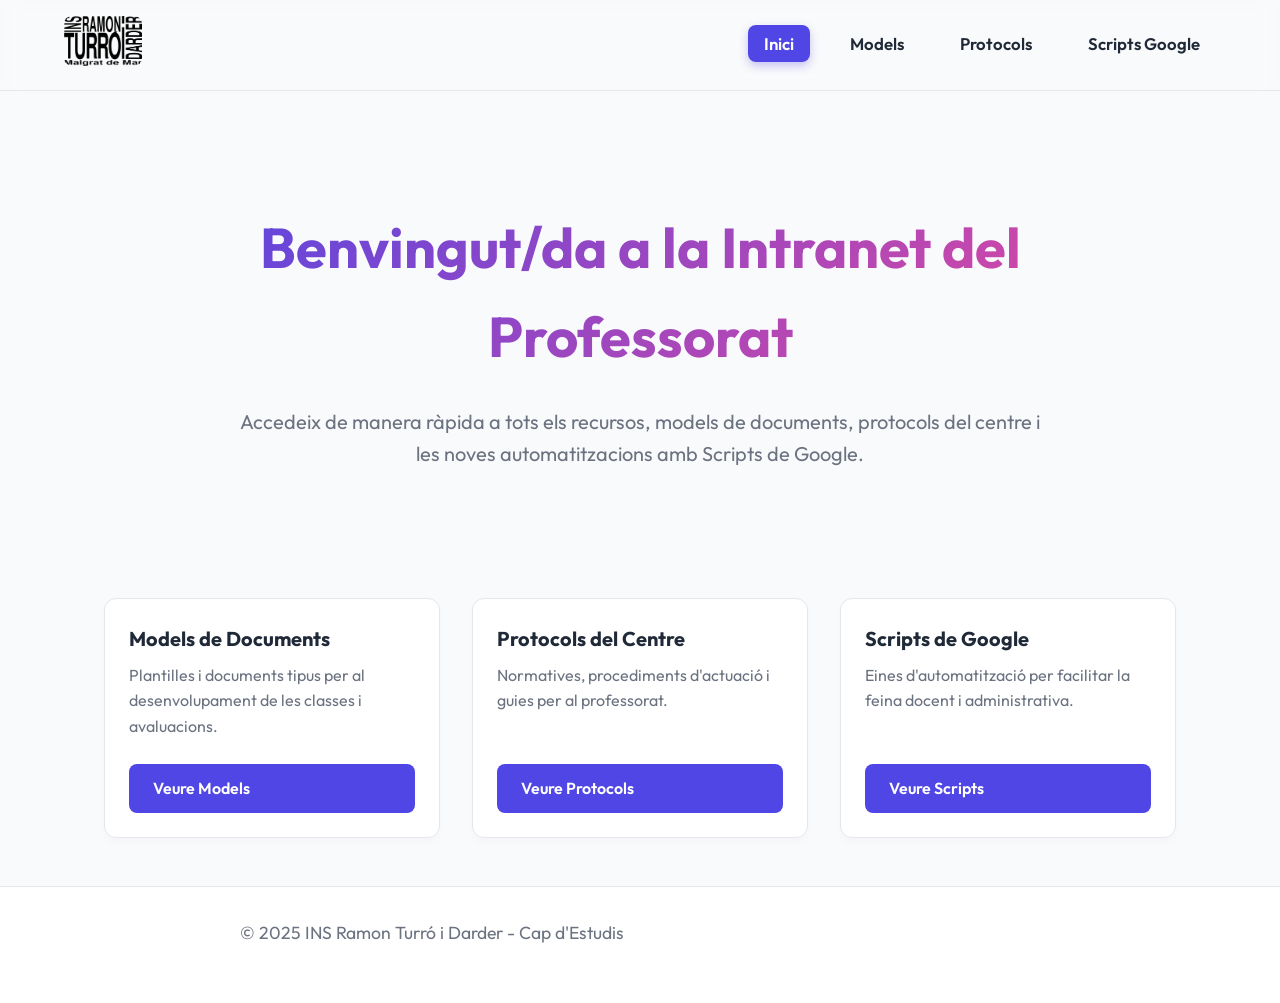
<file: index.html>
<!DOCTYPE html>
<html lang="ca">
<head>
    <meta charset="UTF-8">
    <meta name="viewport" content="width=device-width, initial-scale=1.0">
    <title>Inici - Cap d'Estudis</title>
    <meta name="description" content="Pàgina principal d'informació i recursos per al professorat de l'INS Ramon Turró i Darder.">
    <link rel="stylesheet" href="css/style.css">
</head>
<body>
    <header>
        <a href="index.html"><img src="img/LogoINS_p.png" alt="Logo INS Ramon Turró i Darder"></a>
        <nav>
            <ul>
                <li><a href="index.html" class="active">Inici</a></li>
                <li><a href="models.html">Models</a></li>
                <li><a href="protocols.html">Protocols</a></li>
                <li><a href="scripts.html">Scripts Google</a></li>
            </ul>
        </nav>
    </header>
    <main>
        <section class="hero">
            <h1>Benvingut/da a la Intranet del Professorat</h1>
            <p>Accedeix de manera ràpida a tots els recursos, models de documents, protocols del centre i les noves automatitzacions amb Scripts de Google.</p>
        </section>
        
        <section class="card-grid">
            <div class="card">
                <h3>Models de Documents</h3>
                <p>Plantilles i documents tipus per al desenvolupament de les classes i avaluacions.</p>
                <a href="models.html" class="btn">Veure Models</a>
            </div>
            <div class="card">
                <h3>Protocols del Centre</h3>
                <p>Normatives, procediments d'actuació i guies per al professorat.</p>
                <a href="protocols.html" class="btn">Veure Protocols</a>
            </div>
            <div class="card">
                <h3>Scripts de Google</h3>
                <p>Eines d'automatització per facilitar la feina docent i administrativa.</p>
                <a href="scripts.html" class="btn">Veure Scripts</a>
            </div>
        </section>
    </main>
    <footer>
        <p>&copy; 2025 INS Ramon Turró i Darder - Cap d'Estudis</p>
    </footer>
</body>
</html>
</file>
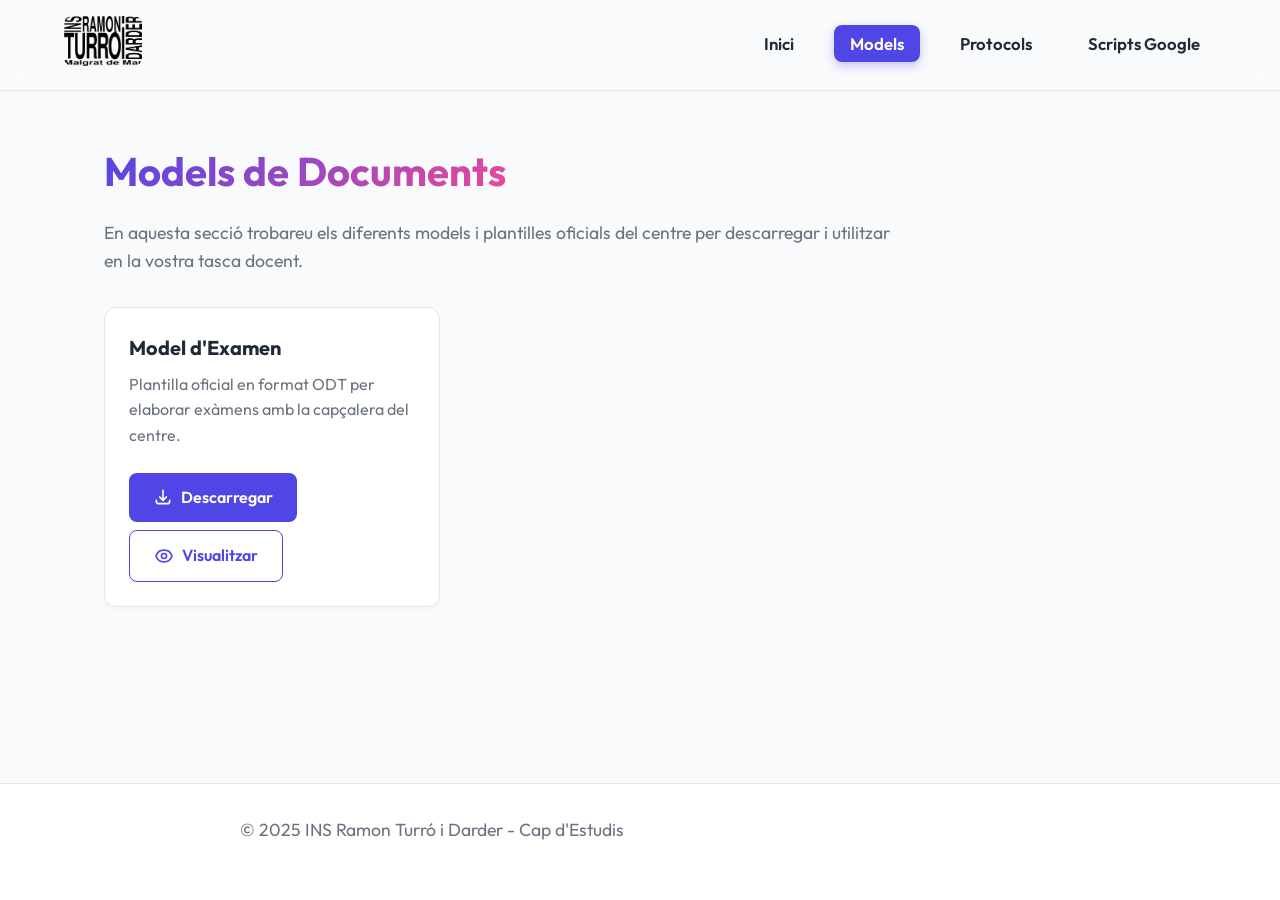
<file: models.html>
<!DOCTYPE html>
<html lang="ca">
<head>
    <meta charset="UTF-8">
    <meta name="viewport" content="width=device-width, initial-scale=1.0">
    <title>Models de Documents - Cap d'Estudis</title>
    <meta name="description" content="Descàrrega de models i plantilles de documents per al professorat.">
    <link rel="stylesheet" href="css/style.css">
</head>
<body>
    <header>
        <a href="index.html"><img src="img/LogoINS_p.png" alt="Logo INS Ramon Turró i Darder"></a>
        <nav>
            <ul>
                <li><a href="index.html">Inici</a></li>
                <li><a href="models.html" class="active">Models</a></li>
                <li><a href="protocols.html">Protocols</a></li>
                <li><a href="scripts.html">Scripts Google</a></li>
            </ul>
        </nav>
    </header>
    <main>
        <h1>Models de Documents</h1>
        <p>En aquesta secció trobareu els diferents models i plantilles oficials del centre per descarregar i utilitzar en la vostra tasca docent.</p>
        
        <section class="card-grid">
            <div class="card">
                <h3>Model d'Examen</h3>
                <p>Plantilla oficial en format ODT per elaborar exàmens amb la capçalera del centre.</p>
                <div class="btn-group">
                    <a href="documents/ModelExamen.odt" download class="btn">
                        <svg width="20" height="20" fill="none" stroke="currentColor" viewBox="0 0 24 24" xmlns="http://www.w3.org/2000/svg"><path stroke-linecap="round" stroke-linejoin="round" stroke-width="2" d="M4 16v1a3 3 0 003 3h10a3 3 0 003-3v-1m-4-4l-4 4m0 0l-4-4m4 4V4"></path></svg>
                        Descarregar
                    </a>
                    <a href="documents/ModelExamen.pdf" target="_blank" class="btn btn-secondary">
                        <svg width="20" height="20" fill="none" stroke="currentColor" viewBox="0 0 24 24" xmlns="http://www.w3.org/2000/svg"><path stroke-linecap="round" stroke-linejoin="round" stroke-width="2" d="M15 12a3 3 0 11-6 0 3 3 0 016 0z"></path><path stroke-linecap="round" stroke-linejoin="round" stroke-width="2" d="M2.458 12C3.732 7.943 7.523 5 12 5c4.478 0 8.268 2.943 9.542 7-1.274 4.057-5.064 7-9.542 7-4.477 0-8.268-2.943-9.542-7z"></path></svg>
                        Visualitzar
                    </a>
                </div>
            </div>
        </section>
    </main>
    <footer>
        <p>&copy; 2025 INS Ramon Turró i Darder - Cap d'Estudis</p>
    </footer>
</body>
</html>
</file>
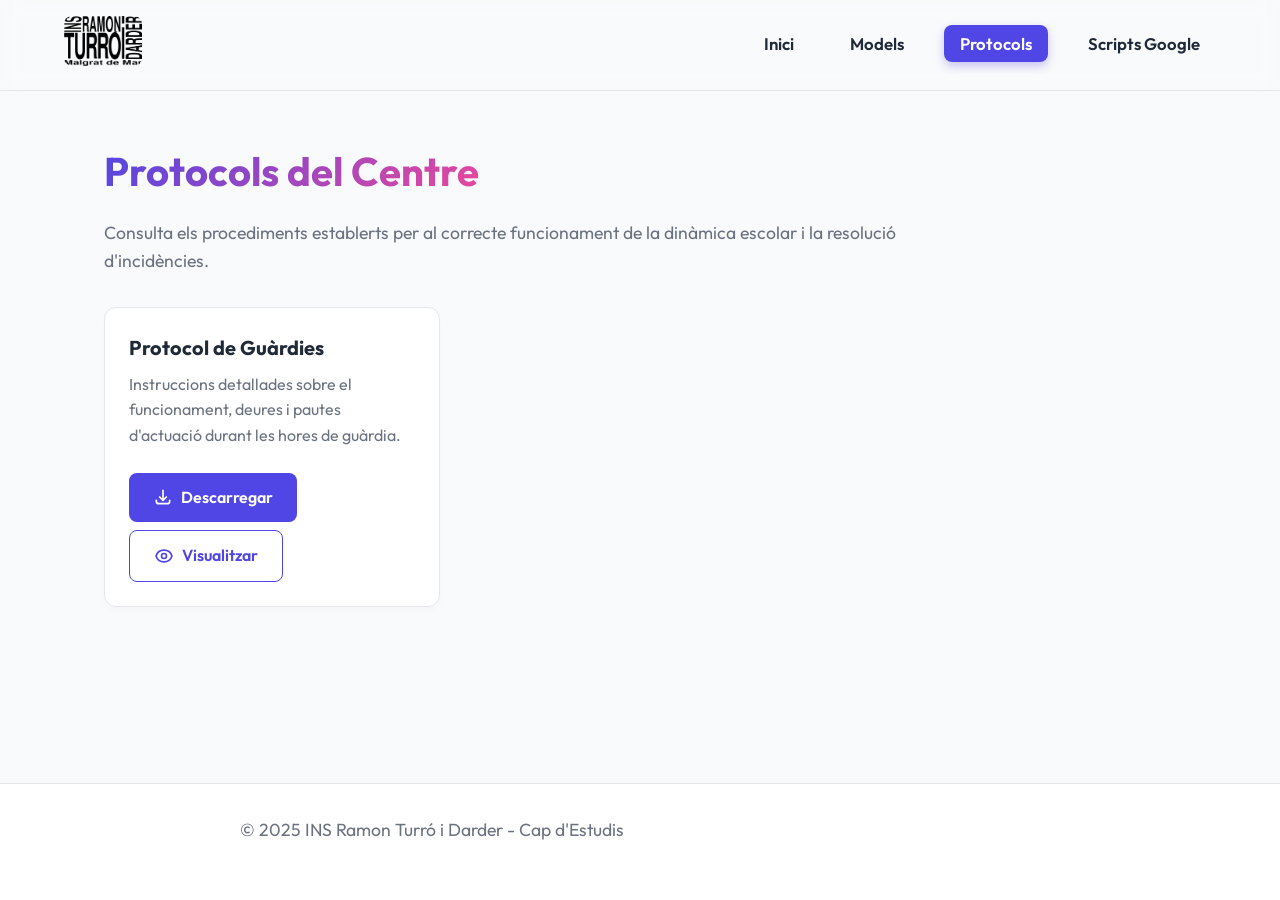
<file: protocols.html>
<!DOCTYPE html>
<html lang="ca">
<head>
    <meta charset="UTF-8">
    <meta name="viewport" content="width=device-width, initial-scale=1.0">
    <title>Protocols - Cap d'Estudis</title>
    <meta name="description" content="Protocols i normatives d'actuació per al professorat del centre.">
    <link rel="stylesheet" href="css/style.css">
</head>
<body>
    <header>
        <a href="index.html"><img src="img/LogoINS_p.png" alt="Logo INS Ramon Turró i Darder"></a>
        <nav>
            <ul>
                <li><a href="index.html">Inici</a></li>
                <li><a href="models.html">Models</a></li>
                <li><a href="protocols.html" class="active">Protocols</a></li>
                <li><a href="scripts.html">Scripts Google</a></li>
            </ul>
        </nav>
    </header>
    <main>
        <h1>Protocols del Centre</h1>
        <p>Consulta els procediments establerts per al correcte funcionament de la dinàmica escolar i la resolució d'incidències.</p>
        
        <section class="card-grid">
            <div class="card">
                <h3>Protocol de Guàrdies</h3>
                <p>Instruccions detallades sobre el funcionament, deures i pautes d'actuació durant les hores de guàrdia.</p>
                <div class="btn-group">
                    <a href="documents/Protocol_Guardies.pdf" download class="btn">
                        <svg width="20" height="20" fill="none" stroke="currentColor" viewBox="0 0 24 24" xmlns="http://www.w3.org/2000/svg"><path stroke-linecap="round" stroke-linejoin="round" stroke-width="2" d="M4 16v1a3 3 0 003 3h10a3 3 0 003-3v-1m-4-4l-4 4m0 0l-4-4m4 4V4"></path></svg>
                        Descarregar
                    </a>
                    <a href="documents/Protocol_Guardies.pdf" target="_blank" class="btn btn-secondary">
                        <svg width="20" height="20" fill="none" stroke="currentColor" viewBox="0 0 24 24" xmlns="http://www.w3.org/2000/svg"><path stroke-linecap="round" stroke-linejoin="round" stroke-width="2" d="M15 12a3 3 0 11-6 0 3 3 0 016 0z"></path><path stroke-linecap="round" stroke-linejoin="round" stroke-width="2" d="M2.458 12C3.732 7.943 7.523 5 12 5c4.478 0 8.268 2.943 9.542 7-1.274 4.057-5.064 7-9.542 7-4.477 0-8.268-2.943-9.542-7z"></path></svg>
                        Visualitzar
                    </a>
                </div>
            </div>
        </section>
    </main>
    <footer>
        <p>&copy; 2025 INS Ramon Turró i Darder - Cap d'Estudis</p>
    </footer>
</body>
</html>
</file>
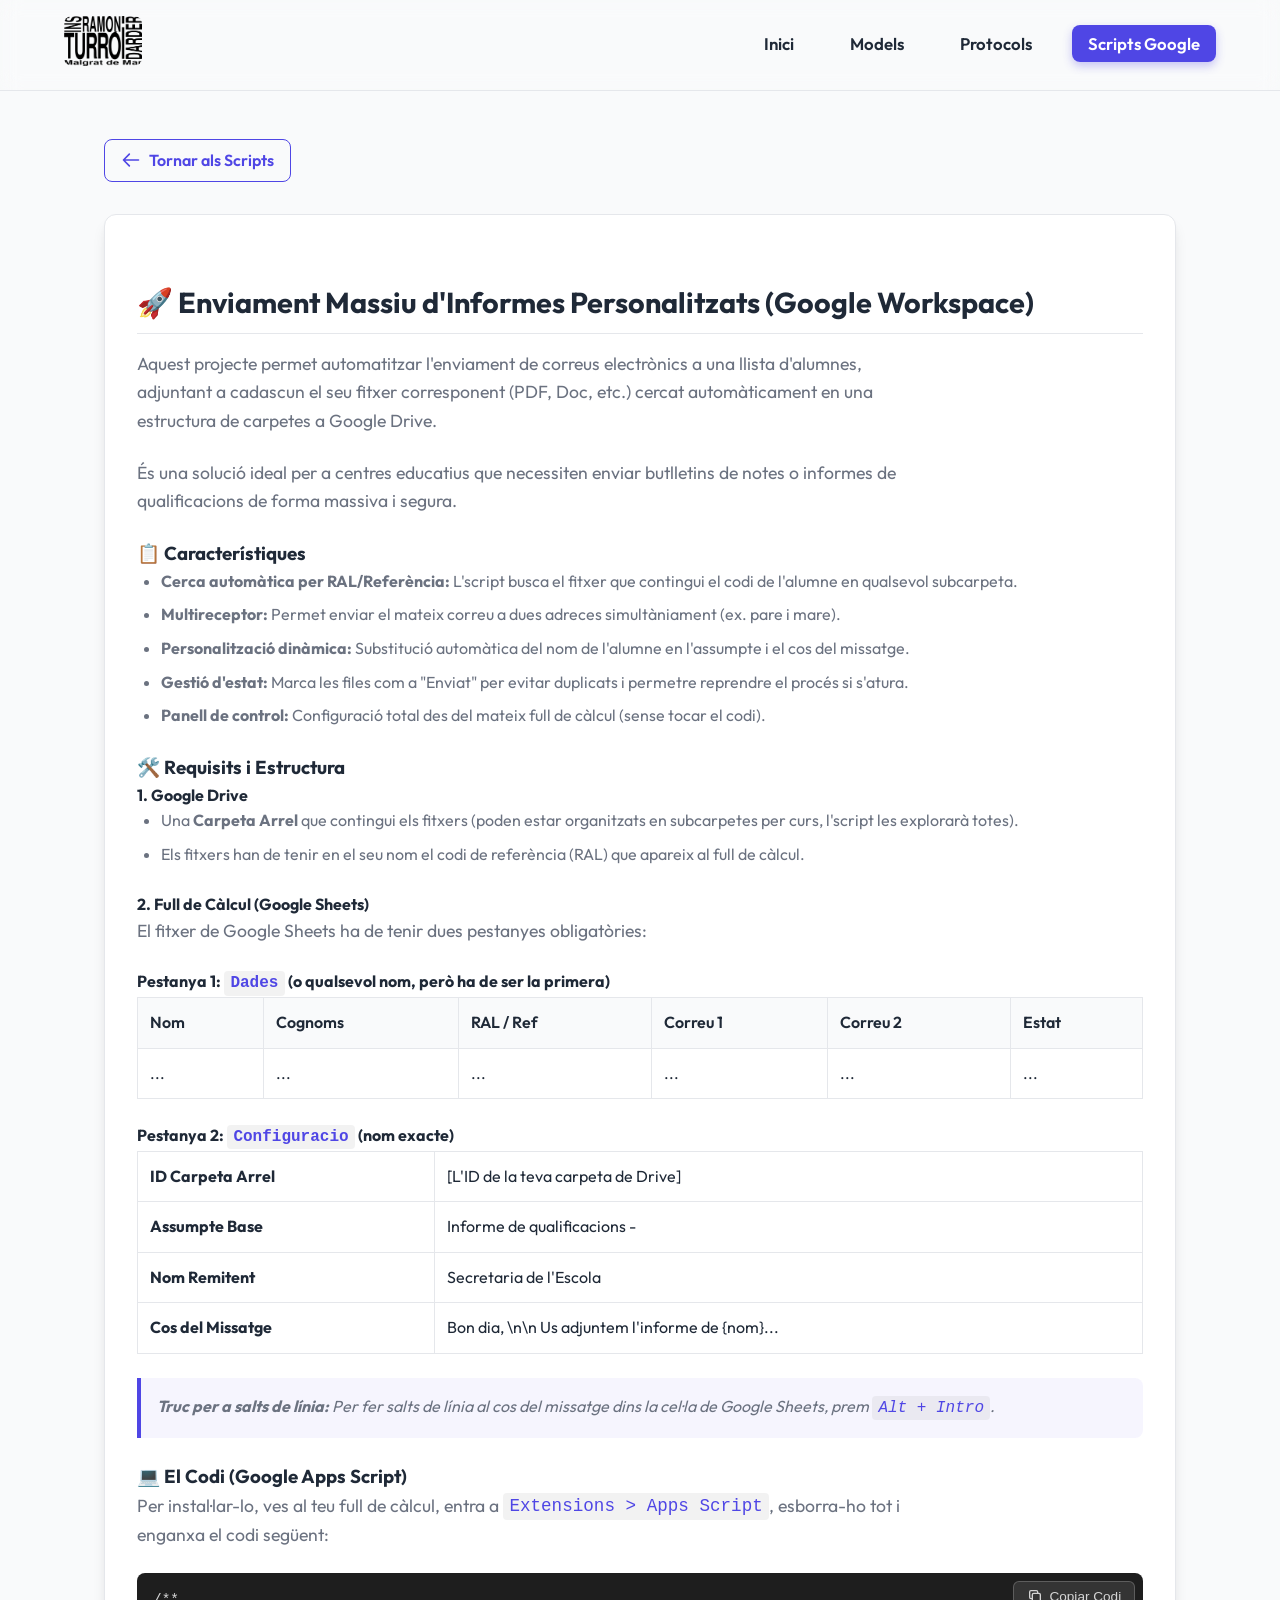
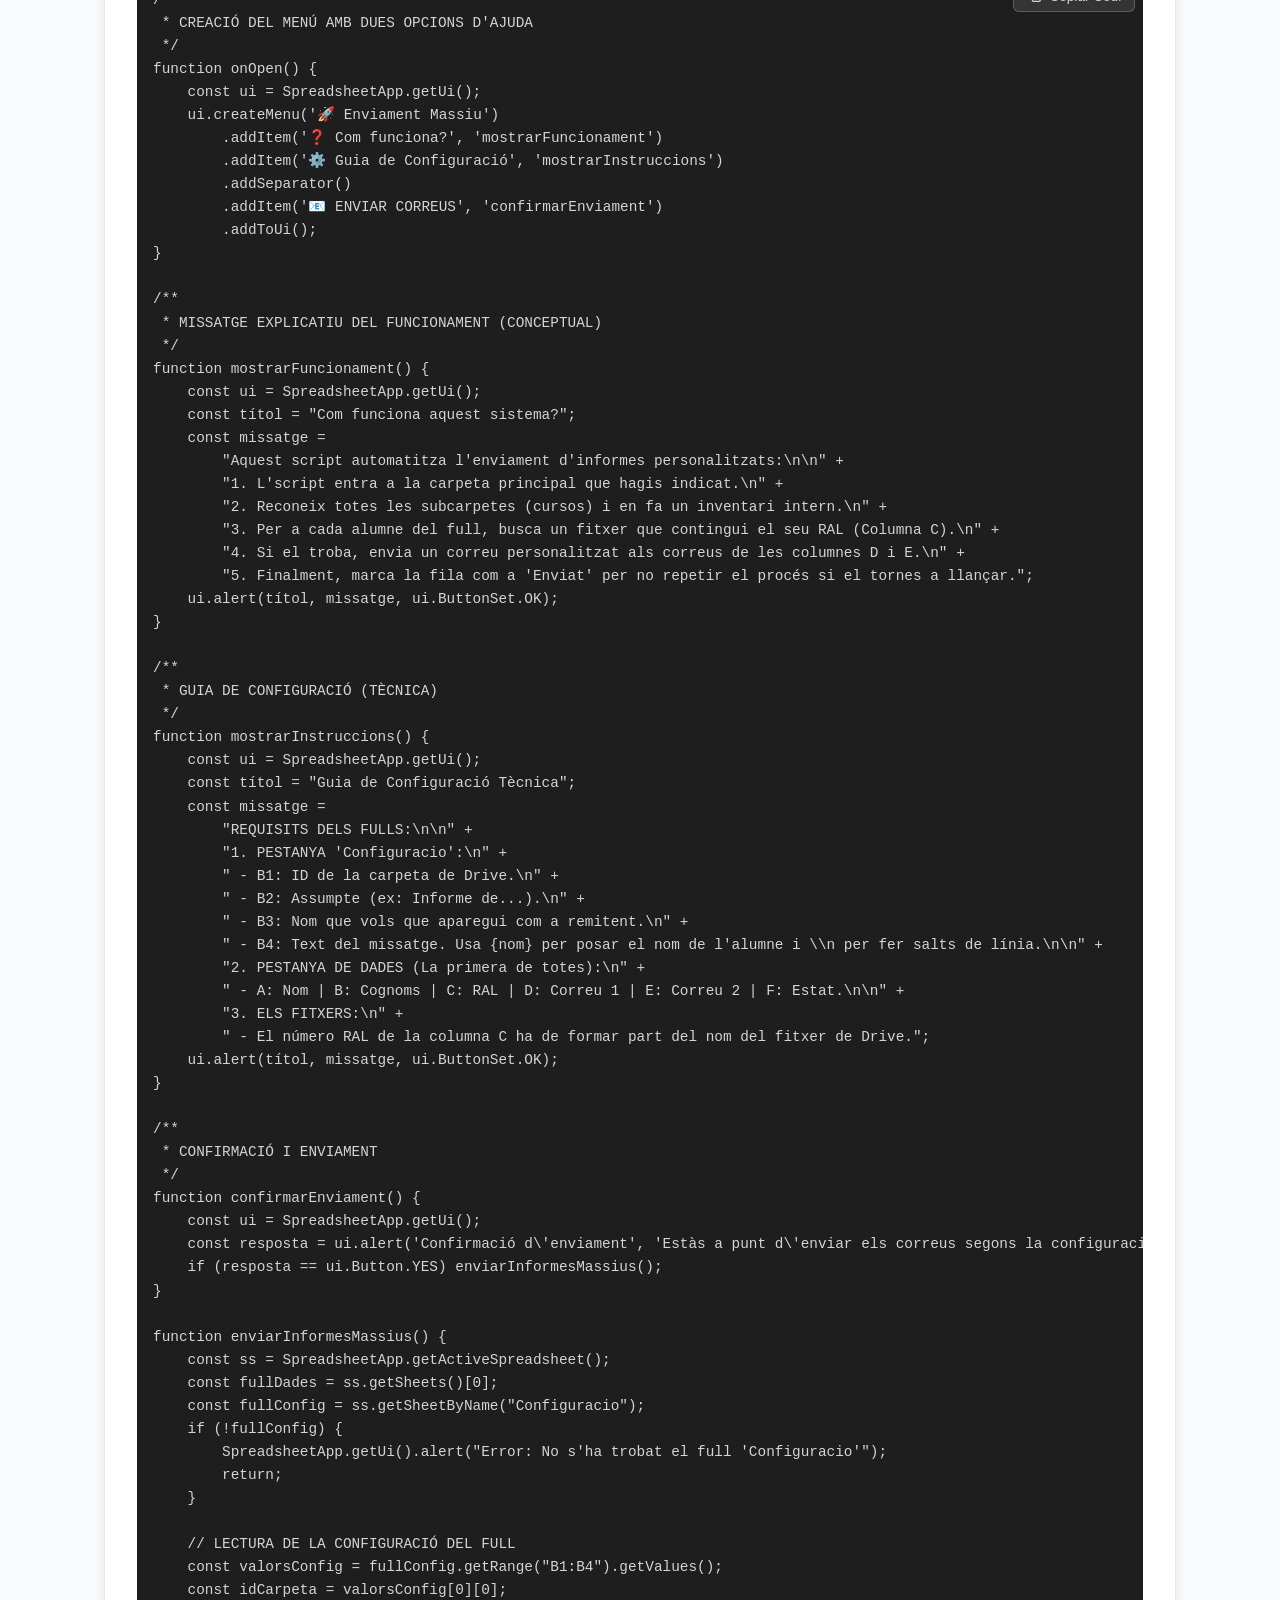
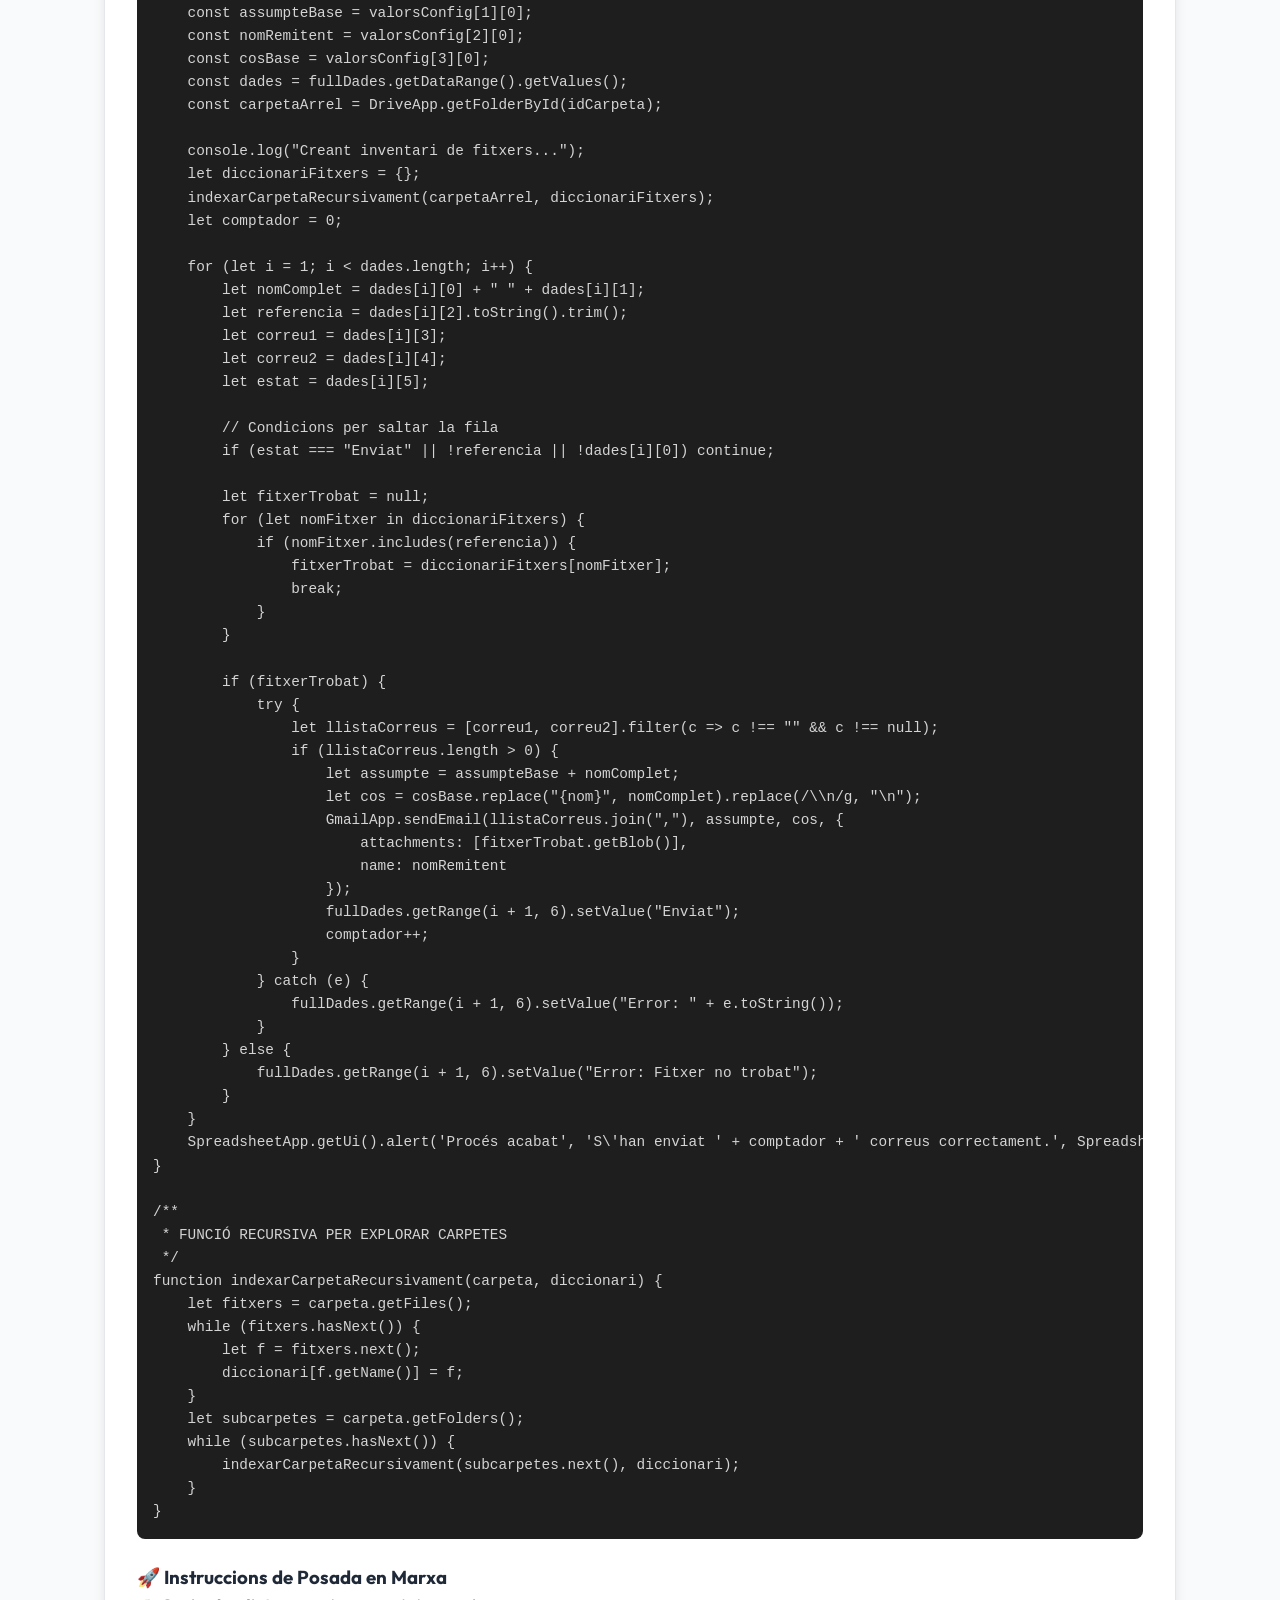
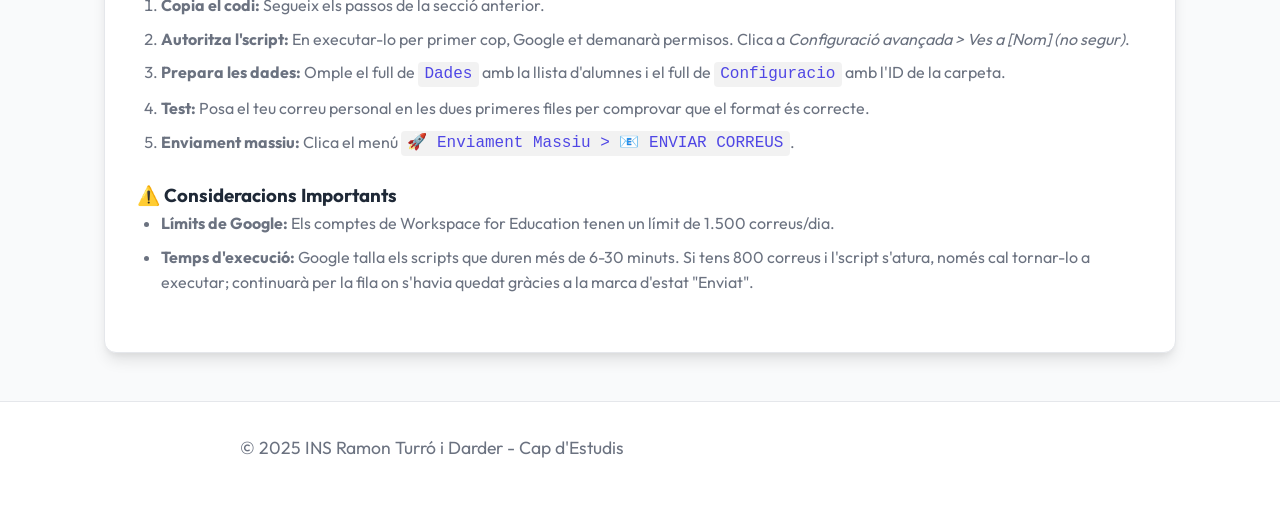
<file: script_enviament.html>
<!DOCTYPE html>
<html lang="ca">
<head>
    <meta charset="UTF-8">
    <meta name="viewport" content="width=device-width, initial-scale=1.0">
    <title>Enviament Massiu d'Informes - Scripts</title>
    <meta name="description" content="Detall del script d'enviament massiu per a Google Workspace.">
    <link rel="stylesheet" href="css/style.css">
</head>
<body>
    <header>
        <a href="index.html"><img src="img/LogoINS_p.png" alt="Logo INS Ramon Turró i Darder"></a>
        <nav>
            <ul>
                <li><a href="index.html">Inici</a></li>
                <li><a href="models.html">Models</a></li>
                <li><a href="protocols.html">Protocols</a></li>
                <li><a href="scripts.html" class="active">Scripts Google</a></li>
            </ul>
        </nav>
    </header>
    <main>
        <div style="margin-bottom: 2rem;">
            <a href="scripts.html" class="btn btn-secondary" style="display: inline-flex; align-items: center; gap: 0.5rem; padding: 0.5rem 1rem;">
                <svg width="20" height="20" fill="none" stroke="currentColor" viewBox="0 0 24 24"><path stroke-linecap="round" stroke-linejoin="round" stroke-width="2" d="M10 19l-7-7m0 0l7-7m-7 7h18"></path></svg>
                Tornar als Scripts
            </a>
        </div>
        
        <div class="markdown-body">
            <h2>🚀 Enviament Massiu d'Informes Personalitzats (Google Workspace)</h2>
            <p>Aquest projecte permet automatitzar l'enviament de correus electrònics a una llista d'alumnes, adjuntant a cadascun el seu fitxer corresponent (PDF, Doc, etc.) cercat automàticament en una estructura de carpetes a Google Drive.</p>
            <p>És una solució ideal per a centres educatius que necessiten enviar butlletins de notes o informes de qualificacions de forma massiva i segura.</p>

            <h3>📋 Característiques</h3>
            <ul>
                <li><strong>Cerca automàtica per RAL/Referència:</strong> L'script busca el fitxer que contingui el codi de l'alumne en qualsevol subcarpeta.</li>
                <li><strong>Multireceptor:</strong> Permet enviar el mateix correu a dues adreces simultàniament (ex. pare i mare).</li>
                <li><strong>Personalització dinàmica:</strong> Substitució automàtica del nom de l'alumne en l'assumpte i el cos del missatge.</li>
                <li><strong>Gestió d'estat:</strong> Marca les files com a "Enviat" per evitar duplicats i permetre reprendre el procés si s'atura.</li>
                <li><strong>Panell de control:</strong> Configuració total des del mateix full de càlcul (sense tocar el codi).</li>
            </ul>

            <h3>🛠️ Requisits i Estructura</h3>
            
            <h4>1. Google Drive</h4>
            <ul>
                <li>Una <strong>Carpeta Arrel</strong> que contingui els fitxers (poden estar organitzats en subcarpetes per curs, l'script les explorarà totes).</li>
                <li>Els fitxers han de tenir en el seu nom el codi de referència (RAL) que apareix al full de càlcul.</li>
            </ul>

            <h4>2. Full de Càlcul (Google Sheets)</h4>
            <p>El fitxer de Google Sheets ha de tenir dues pestanyes obligatòries:</p>

            <strong>Pestanya 1: <code>Dades</code> (o qualsevol nom, però ha de ser la primera)</strong>
            <table>
                <thead>
                    <tr><th>Nom</th><th>Cognoms</th><th>RAL / Ref</th><th>Correu 1</th><th>Correu 2</th><th>Estat</th></tr>
                </thead>
                <tbody>
                    <tr><td>...</td><td>...</td><td>...</td><td>...</td><td>...</td><td>...</td></tr>
                </tbody>
            </table>

            <strong>Pestanya 2: <code>Configuracio</code> (nom exacte)</strong>
            <table>
                <tbody>
                    <tr><td><strong>ID Carpeta Arrel</strong></td><td>[L'ID de la teva carpeta de Drive]</td></tr>
                    <tr><td><strong>Assumpte Base</strong></td><td>Informe de qualificacions -</td></tr>
                    <tr><td><strong>Nom Remitent</strong></td><td>Secretaria de l'Escola</td></tr>
                    <tr><td><strong>Cos del Missatge</strong></td><td>Bon dia, \n\n Us adjuntem l'informe de {nom}...</td></tr>
                </tbody>
            </table>
            
            <blockquote><strong>Truc per a salts de línia:</strong> Per fer salts de línia al cos del missatge dins la cel·la de Google Sheets, prem <code>Alt + Intro</code>.</blockquote>

            <h3>💻 El Codi (Google Apps Script)</h3>
            <p>Per instal·lar-lo, ves al teu full de càlcul, entra a <code>Extensions > Apps Script</code>, esborra-ho tot i enganxa el codi següent:</p>

            <div class="code-container">
                <button class="copy-btn" onclick="copyCode(this)">
                    <svg width="16" height="16" fill="none" stroke="currentColor" viewBox="0 0 24 24"><path stroke-linecap="round" stroke-linejoin="round" stroke-width="2" d="M8 16H6a2 2 0 01-2-2V6a2 2 0 012-2h8a2 2 0 012 2v2m-6 12h8a2 2 0 002-2v-8a2 2 0 00-2-2h-8a2 2 0 00-2 2v8a2 2 0 002 2z"></path></svg>
                    <span>Copiar Codi</span>
                </button>
                <pre><code>/**
 * CREACIÓ DEL MENÚ AMB DUES OPCIONS D'AJUDA
 */
function onOpen() {
    const ui = SpreadsheetApp.getUi();
    ui.createMenu('🚀 Enviament Massiu')
        .addItem('❓ Com funciona?', 'mostrarFuncionament')
        .addItem('⚙️ Guia de Configuració', 'mostrarInstruccions')
        .addSeparator()
        .addItem('📧 ENVIAR CORREUS', 'confirmarEnviament')
        .addToUi();
}

/**
 * MISSATGE EXPLICATIU DEL FUNCIONAMENT (CONCEPTUAL)
 */
function mostrarFuncionament() {
    const ui = SpreadsheetApp.getUi();
    const títol = "Com funciona aquest sistema?";
    const missatge =
        "Aquest script automatitza l'enviament d'informes personalitzats:\n\n" +
        "1. L'script entra a la carpeta principal que hagis indicat.\n" +
        "2. Reconeix totes les subcarpetes (cursos) i en fa un inventari intern.\n" +
        "3. Per a cada alumne del full, busca un fitxer que contingui el seu RAL (Columna C).\n" +
        "4. Si el troba, envia un correu personalitzat als correus de les columnes D i E.\n" +
        "5. Finalment, marca la fila com a 'Enviat' per no repetir el procés si el tornes a llançar.";
    ui.alert(títol, missatge, ui.ButtonSet.OK);
}

/**
 * GUIA DE CONFIGURACIÓ (TÈCNICA)
 */
function mostrarInstruccions() {
    const ui = SpreadsheetApp.getUi();
    const títol = "Guia de Configuració Tècnica";
    const missatge =
        "REQUISITS DELS FULLS:\n\n" +
        "1. PESTANYA 'Configuracio':\n" +
        " - B1: ID de la carpeta de Drive.\n" +
        " - B2: Assumpte (ex: Informe de...).\n" +
        " - B3: Nom que vols que aparegui com a remitent.\n" +
        " - B4: Text del missatge. Usa {nom} per posar el nom de l'alumne i \\n per fer salts de línia.\n\n" +
        "2. PESTANYA DE DADES (La primera de totes):\n" +
        " - A: Nom | B: Cognoms | C: RAL | D: Correu 1 | E: Correu 2 | F: Estat.\n\n" +
        "3. ELS FITXERS:\n" +
        " - El número RAL de la columna C ha de formar part del nom del fitxer de Drive.";
    ui.alert(títol, missatge, ui.ButtonSet.OK);
}

/**
 * CONFIRMACIÓ I ENVIAMENT
 */
function confirmarEnviament() {
    const ui = SpreadsheetApp.getUi();
    const resposta = ui.alert('Confirmació d\'enviament', 'Estàs a punt d\'enviar els correus segons la configuració del full. Vols continuar?', ui.ButtonSet.YES_NO);
    if (resposta == ui.Button.YES) enviarInformesMassius();
}

function enviarInformesMassius() {
    const ss = SpreadsheetApp.getActiveSpreadsheet();
    const fullDades = ss.getSheets()[0];
    const fullConfig = ss.getSheetByName("Configuracio");
    if (!fullConfig) {
        SpreadsheetApp.getUi().alert("Error: No s'ha trobat el full 'Configuracio'");
        return;
    }

    // LECTURA DE LA CONFIGURACIÓ DEL FULL
    const valorsConfig = fullConfig.getRange("B1:B4").getValues();
    const idCarpeta = valorsConfig[0][0];
    const assumpteBase = valorsConfig[1][0];
    const nomRemitent = valorsConfig[2][0];
    const cosBase = valorsConfig[3][0];
    const dades = fullDades.getDataRange().getValues();
    const carpetaArrel = DriveApp.getFolderById(idCarpeta);

    console.log("Creant inventari de fitxers...");
    let diccionariFitxers = {};
    indexarCarpetaRecursivament(carpetaArrel, diccionariFitxers);
    let comptador = 0;

    for (let i = 1; i < dades.length; i++) {
        let nomComplet = dades[i][0] + " " + dades[i][1];
        let referencia = dades[i][2].toString().trim();
        let correu1 = dades[i][3];
        let correu2 = dades[i][4];
        let estat = dades[i][5];

        // Condicions per saltar la fila
        if (estat === "Enviat" || !referencia || !dades[i][0]) continue;

        let fitxerTrobat = null;
        for (let nomFitxer in diccionariFitxers) {
            if (nomFitxer.includes(referencia)) {
                fitxerTrobat = diccionariFitxers[nomFitxer];
                break;
            }
        }

        if (fitxerTrobat) {
            try {
                let llistaCorreus = [correu1, correu2].filter(c => c !== "" && c !== null);
                if (llistaCorreus.length > 0) {
                    let assumpte = assumpteBase + nomComplet;
                    let cos = cosBase.replace("{nom}", nomComplet).replace(/\\n/g, "\n");
                    GmailApp.sendEmail(llistaCorreus.join(","), assumpte, cos, {
                        attachments: [fitxerTrobat.getBlob()],
                        name: nomRemitent
                    });
                    fullDades.getRange(i + 1, 6).setValue("Enviat");
                    comptador++;
                }
            } catch (e) {
                fullDades.getRange(i + 1, 6).setValue("Error: " + e.toString());
            }
        } else {
            fullDades.getRange(i + 1, 6).setValue("Error: Fitxer no trobat");
        }
    }
    SpreadsheetApp.getUi().alert('Procés acabat', 'S\'han enviat ' + comptador + ' correus correctament.', SpreadsheetApp.getUi().ButtonSet.OK);
}

/**
 * FUNCIÓ RECURSIVA PER EXPLORAR CARPETES
 */
function indexarCarpetaRecursivament(carpeta, diccionari) {
    let fitxers = carpeta.getFiles();
    while (fitxers.hasNext()) {
        let f = fitxers.next();
        diccionari[f.getName()] = f;
    }
    let subcarpetes = carpeta.getFolders();
    while (subcarpetes.hasNext()) {
        indexarCarpetaRecursivament(subcarpetes.next(), diccionari);
    }
}
</code></pre>
            </div>

            <h3>🚀 Instruccions de Posada en Marxa</h3>
            <ol>
                <li><strong>Copia el codi:</strong> Segueix els passos de la secció anterior.</li>
                <li><strong>Autoritza l'script:</strong> En executar-lo per primer cop, Google et demanarà permisos. Clica a <em>Configuració avançada > Ves a [Nom] (no segur)</em>.</li>
                <li><strong>Prepara les dades:</strong> Omple el full de <code>Dades</code> amb la llista d'alumnes i el full de <code>Configuracio</code> amb l'ID de la carpeta.</li>
                <li><strong>Test:</strong> Posa el teu correu personal en les dues primeres files per comprovar que el format és correcte.</li>
                <li><strong>Enviament massiu:</strong> Clica el menú <code>🚀 Enviament Massiu > 📧 ENVIAR CORREUS</code>.</li>
            </ol>

            <h3>⚠️ Consideracions Importants</h3>
            <ul>
                <li><strong>Límits de Google:</strong> Els comptes de Workspace for Education tenen un límit de 1.500 correus/dia.</li>
                <li><strong>Temps d'execució:</strong> Google talla els scripts que duren més de 6-30 minuts. Si tens 800 correus i l'script s'atura, només cal tornar-lo a executar; continuarà per la fila on s'havia quedat gràcies a la marca d'estat "Enviat".</li>
            </ul>
        </div>
    </main>
    <footer>
        <p>&copy; 2025 INS Ramon Turró i Darder - Cap d'Estudis</p>
    </footer>
    <script>
        function copyCode(btn) {
            const container = btn.closest('.code-container');
            const code = container.querySelector('code').innerText;
            navigator.clipboard.writeText(code).then(() => {
                const span = btn.querySelector('span');
                const originalText = span.innerText;
                span.innerText = 'Copiat!';
                setTimeout(() => span.innerText = originalText, 2000);
            });
        }
    </script>
</body>
</html>
</file>
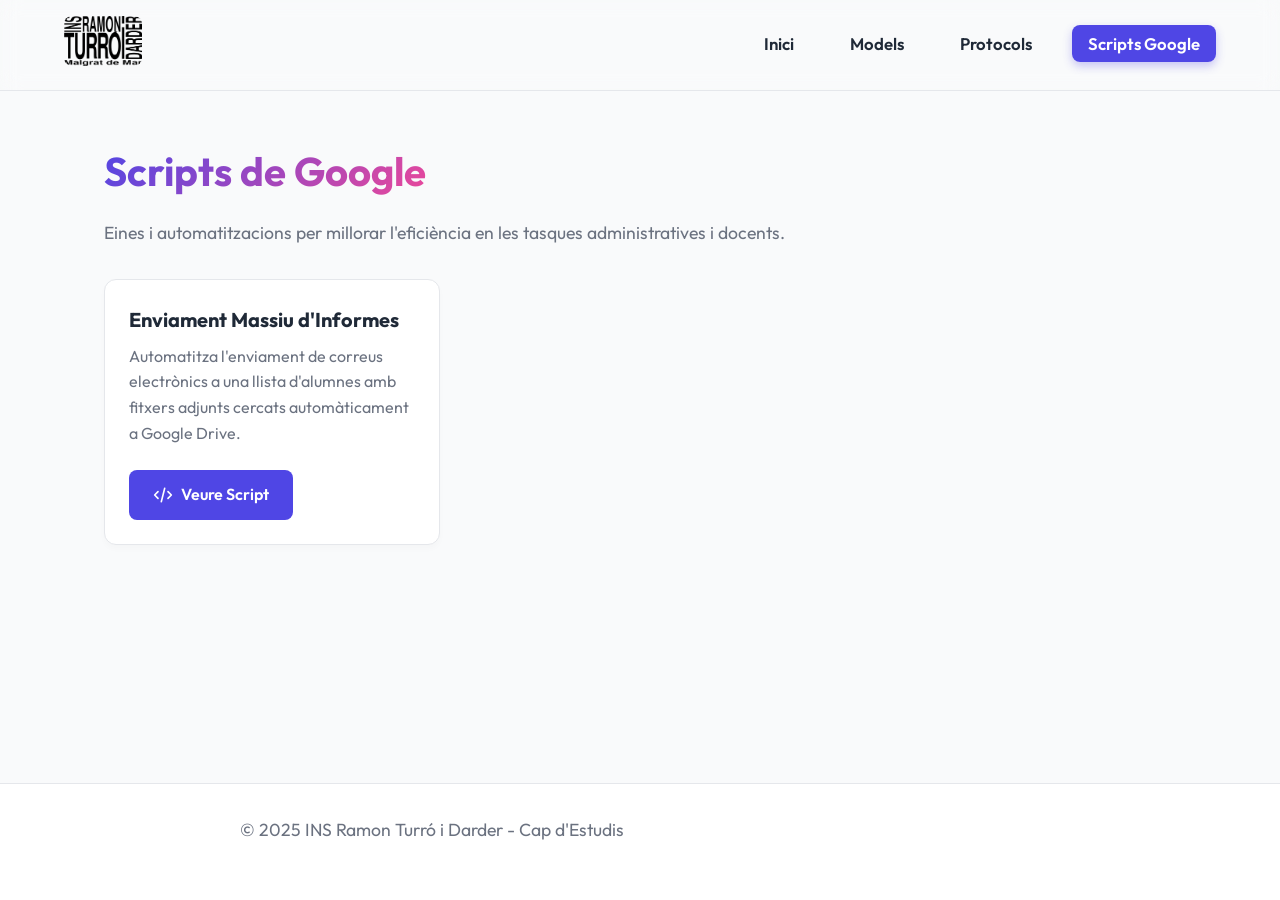
<file: scripts.html>
<!DOCTYPE html>
<html lang="ca">
<head>
    <meta charset="UTF-8">
    <meta name="viewport" content="width=device-width, initial-scale=1.0">
    <title>Scripts Google - Cap d'Estudis</title>
    <meta name="description" content="Eines d'automatització amb Google Apps Script.">
    <link rel="stylesheet" href="css/style.css">
</head>
<body>
    <header>
        <a href="index.html"><img src="img/LogoINS_p.png" alt="Logo INS Ramon Turró i Darder"></a>
        <nav>
            <ul>
                <li><a href="index.html">Inici</a></li>
                <li><a href="models.html">Models</a></li>
                <li><a href="protocols.html">Protocols</a></li>
                <li><a href="scripts.html" class="active">Scripts Google</a></li>
            </ul>
        </nav>
    </header>
    <main>
        <h1>Scripts de Google</h1>
        <p>Eines i automatitzacions per millorar l'eficiència en les tasques administratives i docents.</p>
        
        <section class="card-grid">
            <div class="card">
                <h3>Enviament Massiu d'Informes</h3>
                <p>Automatitza l'enviament de correus electrònics a una llista d'alumnes amb fitxers adjunts cercats automàticament a Google Drive.</p>
                <div class="btn-group">
                    <a href="script_enviament.html" class="btn">
                        <svg width="20" height="20" fill="none" stroke="currentColor" viewBox="0 0 24 24" xmlns="http://www.w3.org/2000/svg"><path stroke-linecap="round" stroke-linejoin="round" stroke-width="2" d="M10 20l4-16m4 4l4 4-4 4M6 16l-4-4 4-4"></path></svg>
                        Veure Script
                    </a>
                </div>
            </div>
        </section>
    </main>
    <footer>
        <p>&copy; 2025 INS Ramon Turró i Darder - Cap d'Estudis</p>
    </footer>
</body>
</html>
</file>
<file: css/style.css>
@import url('https://fonts.googleapis.com/css2?family=Outfit:wght@300;400;600;700&display=swap');

:root {
    --primary-color: #4f46e5;
    --primary-hover: #4338ca;
    --bg-color: #f9fafb;
    --surface-color: #ffffff;
    --text-main: #1f2937;
    --text-muted: #6b7280;
    --border-color: #e5e7eb;
    --card-shadow: 0 10px 15px -3px rgba(0, 0, 0, 0.1), 0 4px 6px -2px rgba(0, 0, 0, 0.05);
    --transition: all 0.3s ease;
}

@media (prefers-color-scheme: dark) {
    :root {
        --primary-color: #6366f1;
        --primary-hover: #818cf8;
        --bg-color: #111827;
        --surface-color: #1f2937;
        --text-main: #f9fafb;
        --text-muted: #9ca3af;
        --border-color: #374151;
        --card-shadow: 0 10px 15px -3px rgba(0, 0, 0, 0.5), 0 4px 6px -2px rgba(0, 0, 0, 0.3);
    }
}

* {
    margin: 0;
    padding: 0;
    box-sizing: border-box;
}

body {
    font-family: 'Outfit', sans-serif;
    background-color: var(--bg-color);
    color: var(--text-main);
    line-height: 1.6;
    display: flex;
    flex-direction: column;
    min-height: 100vh;
}

/* Header & Nav */
header {
    background-color: rgba(var(--surface-color), 0.8);
    backdrop-filter: blur(10px);
    -webkit-backdrop-filter: blur(10px);
    border-bottom: 1px solid var(--border-color);
    position: sticky;
    top: 0;
    z-index: 100;
    display: flex;
    justify-content: space-between;
    align-items: center;
    padding: 1rem 5%;
}

header img {
    height: 50px;
    border-radius: 8px;
    transition: transform var(--transition);
}

header img:hover {
    transform: scale(1.05);
}

nav ul {
    list-style: none;
    display: flex;
    gap: 1.5rem;
}

nav a {
    text-decoration: none;
    color: var(--text-main);
    font-weight: 600;
    font-size: 1.05rem;
    padding: 0.5rem 1rem;
    border-radius: 8px;
    transition: var(--transition);
}

nav a:hover, nav a.active {
    background-color: var(--primary-color);
    color: white;
    box-shadow: 0 4px 10px rgba(79, 70, 229, 0.3);
}

/* Main Content */
main {
    flex: 1;
    padding: 3rem 5%;
    max-width: 1200px;
    margin: 0 auto;
    width: 100%;
}

h1 {
    font-size: 2.5rem;
    font-weight: 700;
    margin-bottom: 1rem;
    background: linear-gradient(135deg, var(--primary-color), #ec4899);
    -webkit-background-clip: text;
    -webkit-text-fill-color: transparent;
    display: inline-block;
}

h2 {
    font-size: 1.8rem;
    margin: 2rem 0 1rem;
    color: var(--text-main);
}

p {
    font-size: 1.1rem;
    color: var(--text-muted);
    margin-bottom: 1.5rem;
    max-width: 800px;
}

/* Hero Section (Index) */
.hero {
    text-align: center;
    padding: 4rem 0;
}

.hero h1 {
    font-size: 3.5rem;
    margin-bottom: 1.5rem;
}

.hero p {
    margin: 0 auto 2rem;
    font-size: 1.25rem;
}

.btn {
    display: inline-block;
    padding: 0.75rem 1.5rem;
    background-color: var(--primary-color);
    color: white;
    text-decoration: none;
    font-weight: 600;
    border-radius: 8px;
    transition: var(--transition);
    border: none;
    cursor: pointer;
}

.btn:hover {
    background-color: var(--primary-hover);
    transform: translateY(-2px);
    box-shadow: 0 4px 15px rgba(79, 70, 229, 0.4);
}

/* Cards (Models / Protocols) */
.card-grid {
    display: grid;
    grid-template-columns: repeat(auto-fill, minmax(300px, 1fr));
    gap: 2rem;
    margin-top: 2rem;
}

.card {
    background-color: var(--surface-color);
    border: 1px solid var(--border-color);
    border-radius: 12px;
    padding: 1.5rem;
    transition: var(--transition);
    display: flex;
    flex-direction: column;
    box-shadow: 0 4px 6px rgba(0,0,0,0.02);
}

.card:hover {
    transform: translateY(-5px);
    box-shadow: var(--card-shadow);
    border-color: var(--primary-color);
}

.card h3 {
    font-size: 1.25rem;
    margin-bottom: 0.5rem;
    color: var(--text-main);
}

.card p {
    font-size: 1rem;
    margin-bottom: 1.5rem;
    flex-grow: 1;
}

.card .btn-group {
    display: flex;
    gap: 0.5rem;
    margin-top: auto;
    flex-wrap: wrap;
}

.card .btn {
    display: flex;
    align-items: center;
    gap: 0.5rem;
}

.btn-secondary {
    background-color: transparent;
    color: var(--primary-color);
    border: 1px solid var(--primary-color);
}

.btn-secondary:hover {
    background-color: var(--primary-color);
    color: white;
    box-shadow: 0 4px 15px rgba(79, 70, 229, 0.2);
}

/* Markdown Content (Scripts) */
.markdown-body {
    background-color: var(--surface-color);
    padding: 2rem;
    border-radius: 12px;
    border: 1px solid var(--border-color);
    box-shadow: var(--card-shadow);
}

.markdown-body h2 {
    border-bottom: 1px solid var(--border-color);
    padding-bottom: 0.5rem;
}

.markdown-body ul, .markdown-body ol {
    margin-bottom: 1.5rem;
    padding-left: 1.5rem;
    color: var(--text-muted);
}

.markdown-body li {
    margin-bottom: 0.5rem;
}

.markdown-body table {
    width: 100%;
    border-collapse: collapse;
    margin-bottom: 1.5rem;
}

.markdown-body th, .markdown-body td {
    padding: 0.75rem;
    border: 1px solid var(--border-color);
    text-align: left;
}

.markdown-body th {
    background-color: var(--bg-color);
    font-weight: 600;
}

.code-container {
    position: relative;
    margin-bottom: 1.5rem;
}

.copy-btn {
    position: absolute;
    top: 0.5rem;
    right: 0.5rem;
    background-color: rgba(255, 255, 255, 0.1);
    color: #d4d4d4;
    border: 1px solid rgba(255, 255, 255, 0.2);
    padding: 0.4rem 0.8rem;
    border-radius: 6px;
    font-size: 0.85rem;
    cursor: pointer;
    transition: var(--transition);
    display: flex;
    align-items: center;
    gap: 0.4rem;
}

.copy-btn:hover {
    background-color: rgba(255, 255, 255, 0.2);
    color: white;
}

.markdown-body pre {
    background-color: #1e1e1e;
    color: #d4d4d4;
    padding: 1rem;
    border-radius: 8px;
    overflow-x: auto;
    margin-bottom: 0;
    font-family: 'Courier New', Courier, monospace;
    font-size: 0.9rem;
}

.markdown-body code {
    background-color: rgba(128, 128, 128, 0.1);
    color: var(--primary-color);
    padding: 0.2rem 0.4rem;
    border-radius: 4px;
    font-family: 'Courier New', Courier, monospace;
}

.markdown-body pre code {
    background-color: transparent;
    color: inherit;
    padding: 0;
}

.markdown-body blockquote {
    border-left: 4px solid var(--primary-color);
    padding-left: 1rem;
    color: var(--text-muted);
    font-style: italic;
    margin-bottom: 1.5rem;
    background-color: rgba(79, 70, 229, 0.05);
    padding: 1rem;
    border-radius: 0 8px 8px 0;
}

/* Footer */
footer {
    text-align: center;
    padding: 2rem;
    background-color: var(--surface-color);
    border-top: 1px solid var(--border-color);
    color: var(--text-muted);
    margin-top: auto;
}

/* Responsive */
@media (max-width: 768px) {
    header {
        flex-direction: column;
        gap: 1rem;
        padding: 1rem;
    }
    
    nav ul {
        flex-wrap: wrap;
        justify-content: center;
    }
    
    .hero h1 {
        font-size: 2.5rem;
    }
}
</file>
